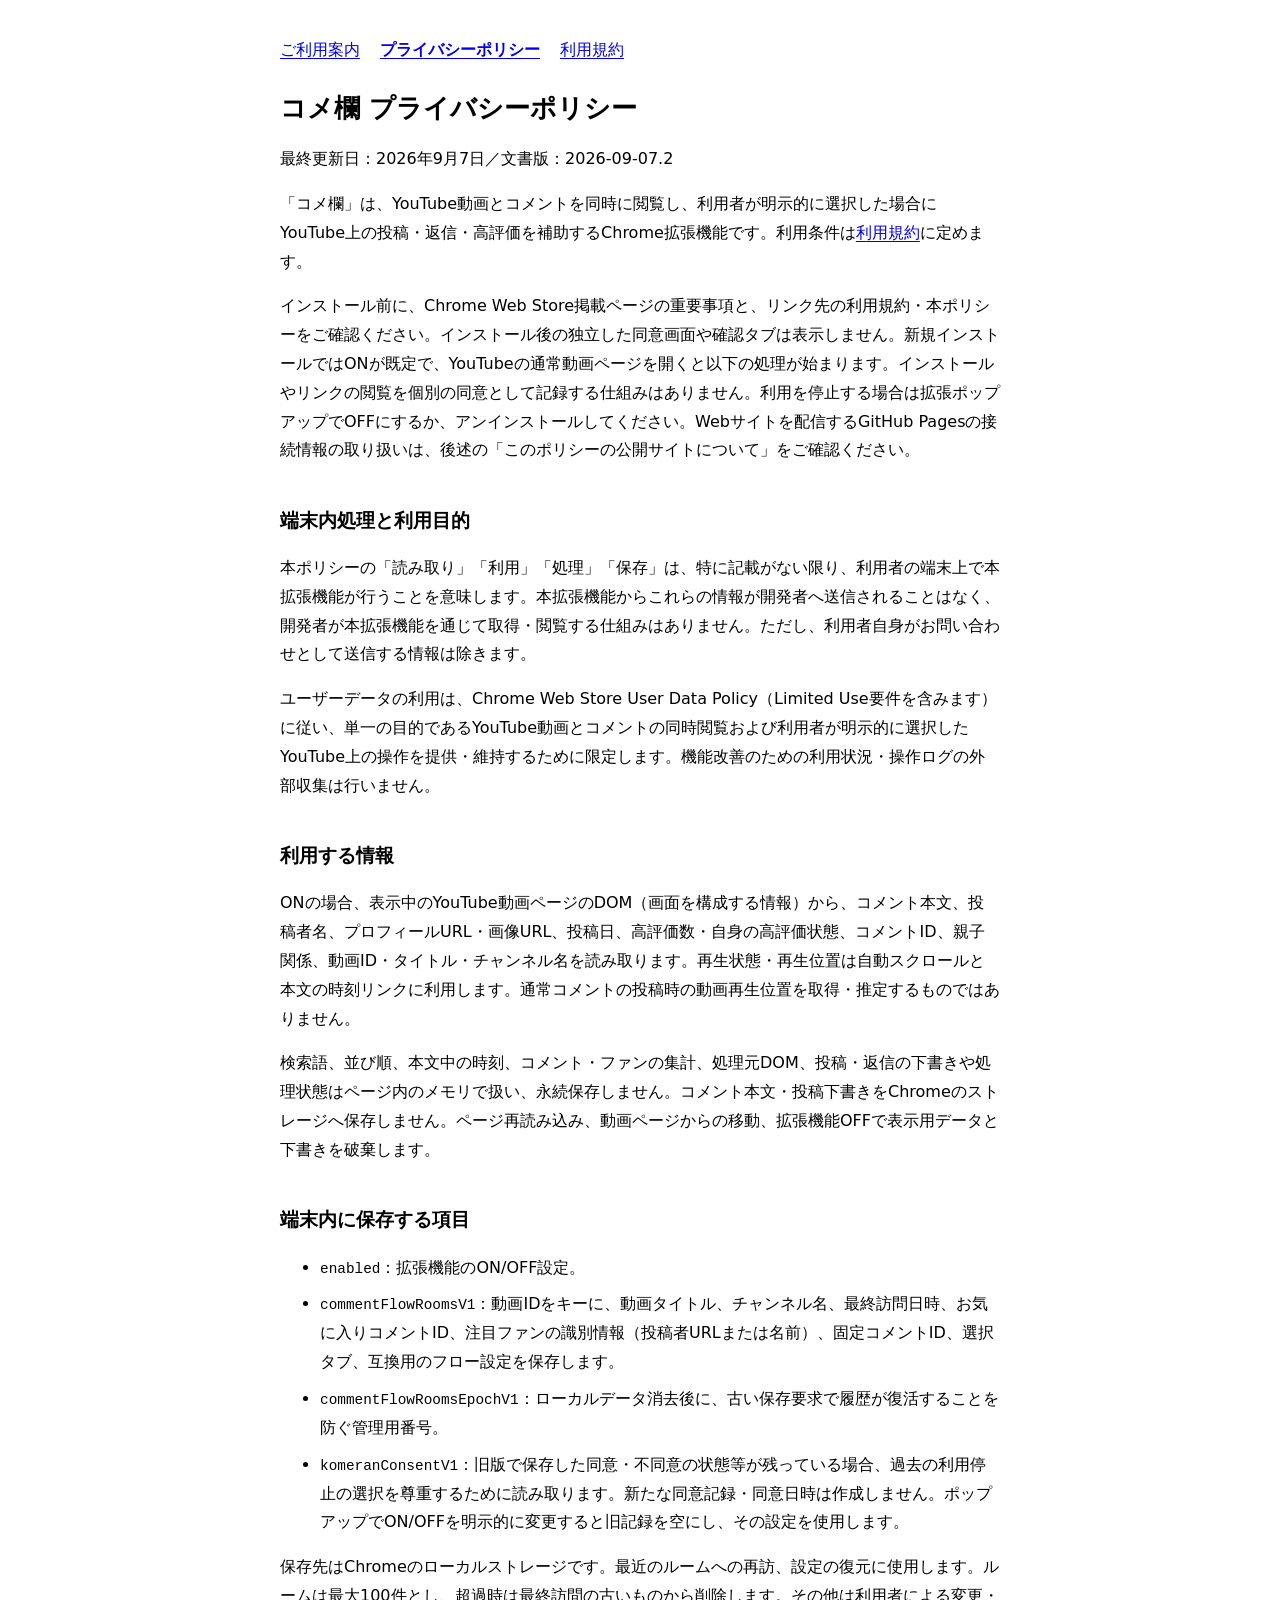
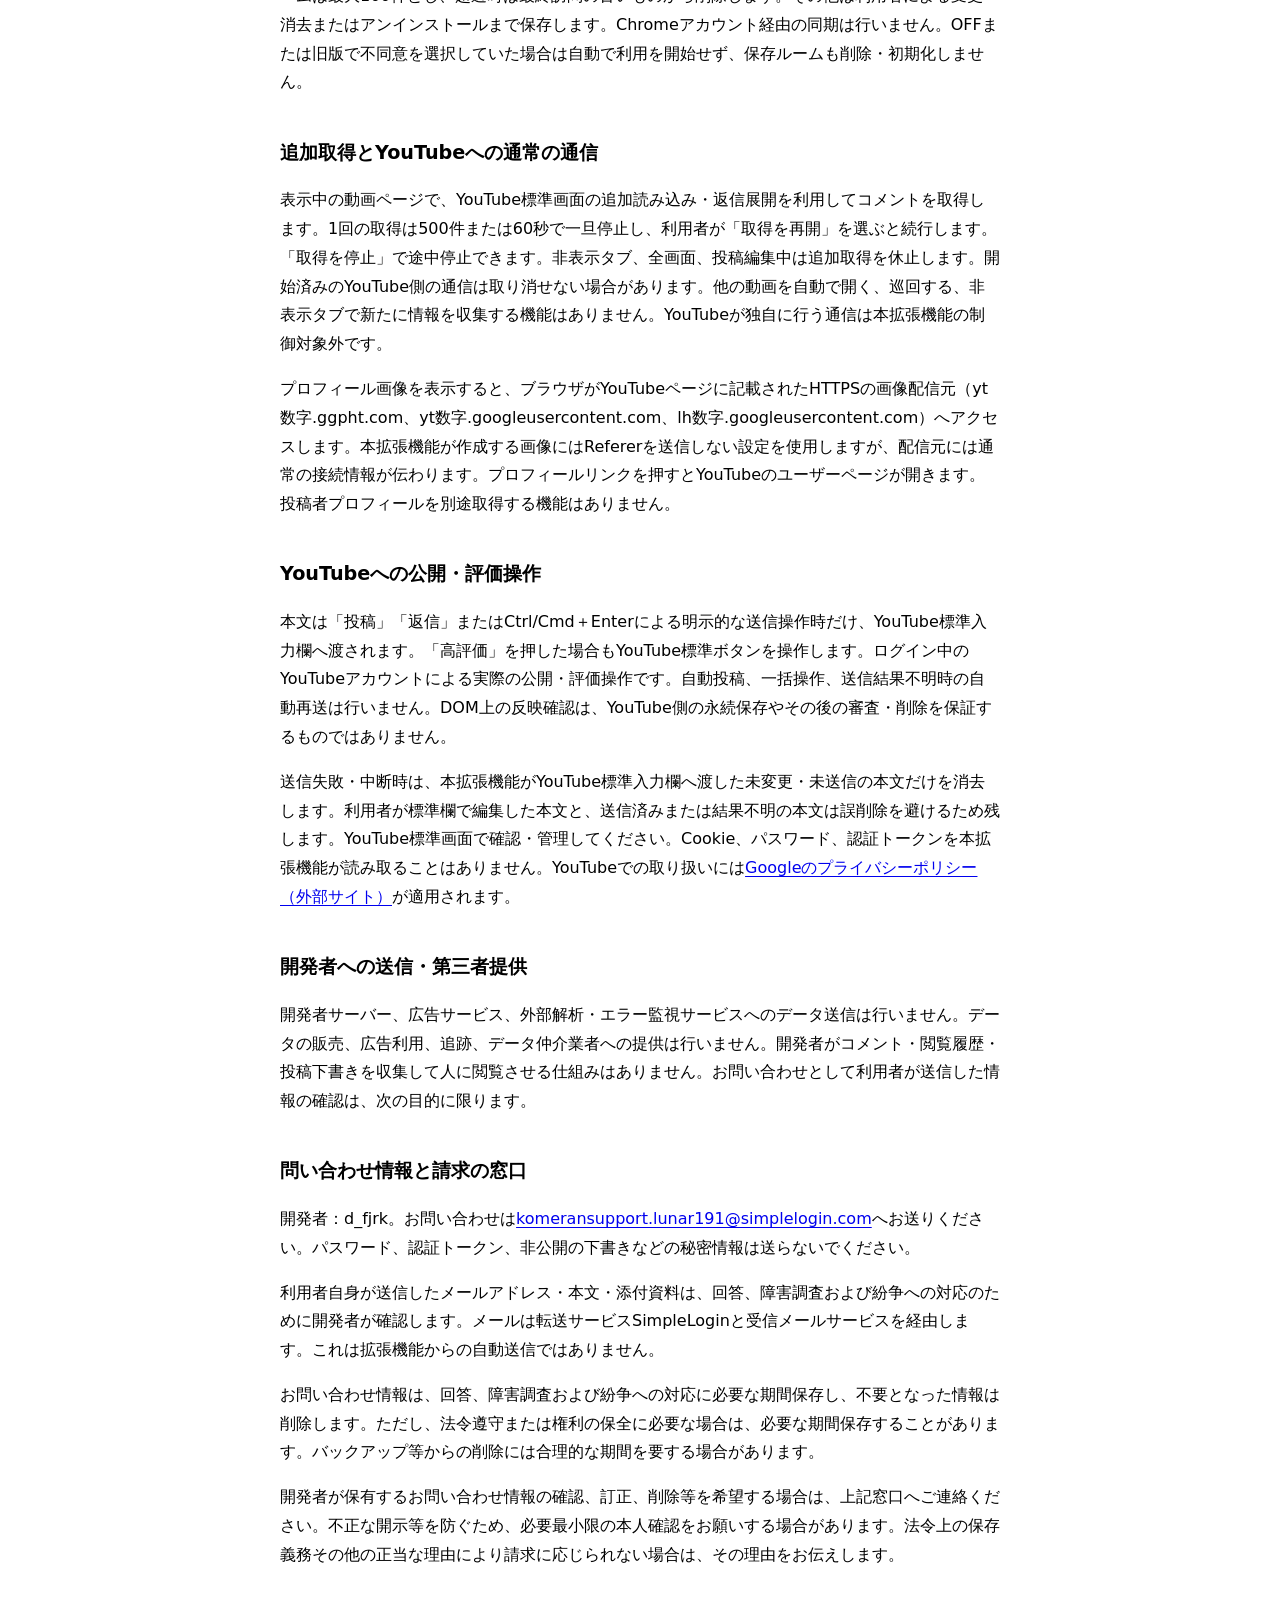
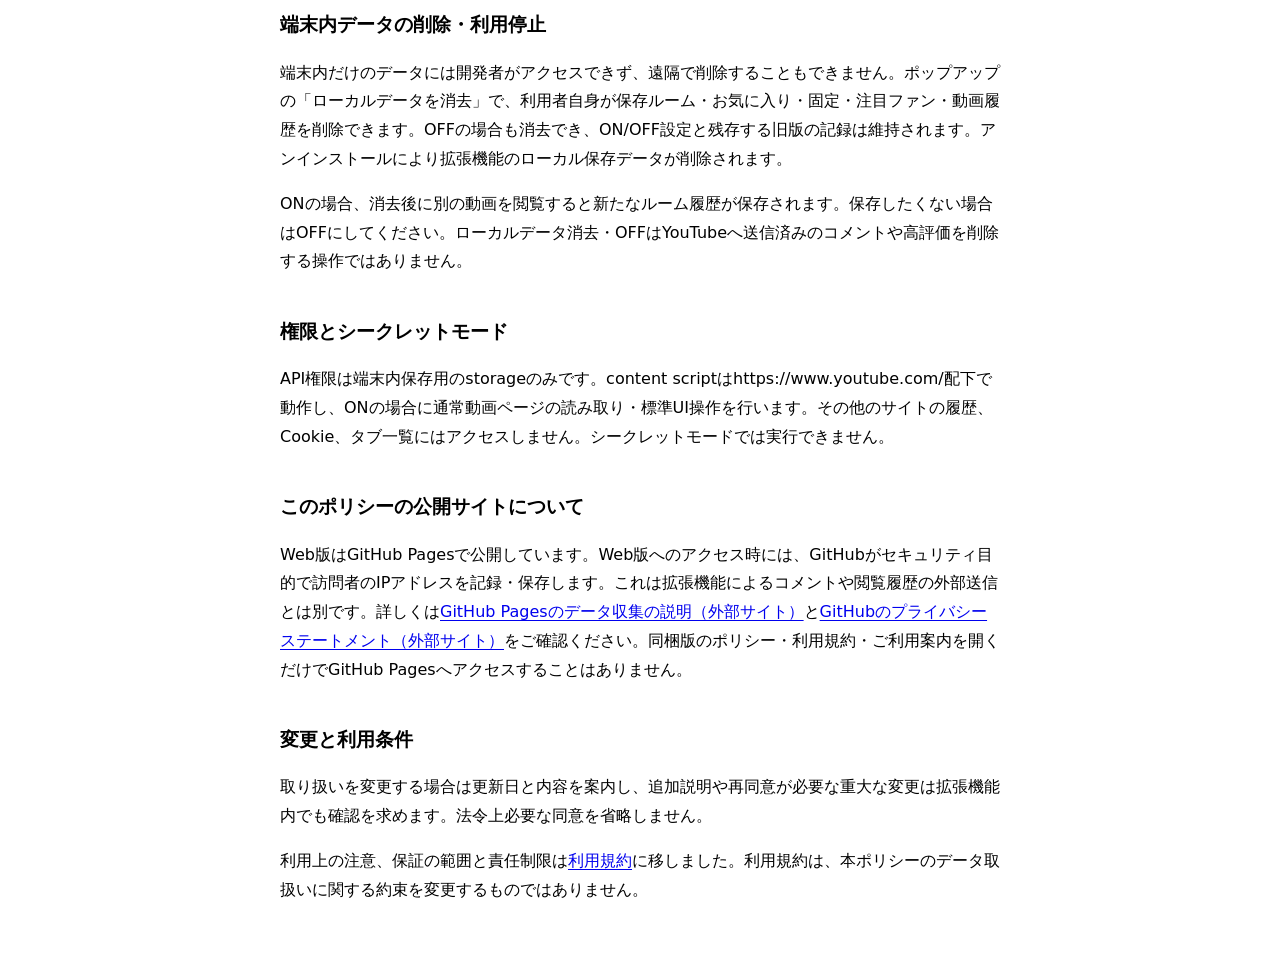
<file: index.html>
<!doctype html>
<html lang="ja">
<head>
  <meta charset="utf-8">
  <meta name="viewport" content="width=device-width, initial-scale=1">
  <title>コメ欄 — プライバシーポリシー</title>
  <link rel="stylesheet" href="privacy.css">
</head>
<body>
  <main>
    <nav aria-label="ポリシーナビゲーション"><a href="install.html">ご利用案内</a><a href="index.html" aria-current="page">プライバシーポリシー</a><a href="terms.html">利用規約</a></nav>
    <h1>コメ欄 <span>プライバシーポリシー</span></h1>
    <p>最終更新日：2026年9月7日／文書版：2026-09-07.2</p>
    <p>「コメ欄」は、YouTube動画とコメントを同時に閲覧し、利用者が明示的に選択した場合にYouTube上の投稿・返信・高評価を補助するChrome拡張機能です。利用条件は<a href="terms.html">利用規約</a>に定めます。</p>
    <p>インストール前に、Chrome Web Store掲載ページの重要事項と、リンク先の利用規約・本ポリシーをご確認ください。インストール後の独立した同意画面や確認タブは表示しません。新規インストールではONが既定で、YouTubeの通常動画ページを開くと以下の処理が始まります。インストールやリンクの閲覧を個別の同意として記録する仕組みはありません。利用を停止する場合は拡張ポップアップでOFFにするか、アンインストールしてください。Webサイトを配信するGitHub Pagesの接続情報の取り扱いは、後述の「このポリシーの公開サイトについて」をご確認ください。</p>
    <h2>端末内処理と利用目的</h2>
    <p>本ポリシーの「読み取り」「利用」「処理」「保存」は、特に記載がない限り、利用者の端末上で本拡張機能が行うことを意味します。本拡張機能からこれらの情報が開発者へ送信されることはなく、開発者が本拡張機能を通じて取得・閲覧する仕組みはありません。ただし、利用者自身がお問い合わせとして送信する情報は除きます。</p>
    <p>ユーザーデータの利用は、Chrome Web Store User Data Policy（Limited Use要件を含みます）に従い、単一の目的であるYouTube動画とコメントの同時閲覧および利用者が明示的に選択したYouTube上の操作を提供・維持するために限定します。機能改善のための利用状況・操作ログの外部収集は行いません。</p>
    <h2>利用する情報</h2>
    <p>ONの場合、表示中のYouTube動画ページのDOM（画面を構成する情報）から、コメント本文、投稿者名、プロフィールURL・画像URL、投稿日、高評価数・自身の高評価状態、コメントID、親子関係、動画ID・タイトル・チャンネル名を読み取ります。再生状態・再生位置は自動スクロールと本文の時刻リンクに利用します。通常コメントの投稿時の動画再生位置を取得・推定するものではありません。</p>
    <p>検索語、並び順、本文中の時刻、コメント・ファンの集計、処理元DOM、投稿・返信の下書きや処理状態はページ内のメモリで扱い、永続保存しません。コメント本文・投稿下書きをChromeのストレージへ保存しません。ページ再読み込み、動画ページからの移動、拡張機能OFFで表示用データと下書きを破棄します。</p>
    <h2>端末内に保存する項目</h2>
    <ul>
      <li><code>enabled</code>：拡張機能のON/OFF設定。</li>
      <li><code>commentFlowRoomsV1</code>：動画IDをキーに、動画タイトル、チャンネル名、最終訪問日時、お気に入りコメントID、注目ファンの識別情報（投稿者URLまたは名前）、固定コメントID、選択タブ、互換用のフロー設定を保存します。</li>
      <li><code>commentFlowRoomsEpochV1</code>：ローカルデータ消去後に、古い保存要求で履歴が復活することを防ぐ管理用番号。</li>
      <li><code>komeranConsentV1</code>：旧版で保存した同意・不同意の状態等が残っている場合、過去の利用停止の選択を尊重するために読み取ります。新たな同意記録・同意日時は作成しません。ポップアップでON/OFFを明示的に変更すると旧記録を空にし、その設定を使用します。</li>
    </ul>
    <p>保存先はChromeのローカルストレージです。最近のルームへの再訪、設定の復元に使用します。ルームは最大100件とし、超過時は最終訪問の古いものから削除します。その他は利用者による変更・消去またはアンインストールまで保存します。Chromeアカウント経由の同期は行いません。OFFまたは旧版で不同意を選択していた場合は自動で利用を開始せず、保存ルームも削除・初期化しません。</p>
    <h2>追加取得とYouTubeへの通常の通信</h2>
    <p>表示中の動画ページで、YouTube標準画面の追加読み込み・返信展開を利用してコメントを取得します。1回の取得は500件または60秒で一旦停止し、利用者が「取得を再開」を選ぶと続行します。「取得を停止」で途中停止できます。非表示タブ、全画面、投稿編集中は追加取得を休止します。開始済みのYouTube側の通信は取り消せない場合があります。他の動画を自動で開く、巡回する、非表示タブで新たに情報を収集する機能はありません。YouTubeが独自に行う通信は本拡張機能の制御対象外です。</p>
    <p>プロフィール画像を表示すると、ブラウザがYouTubeページに記載されたHTTPSの画像配信元（yt数字.ggpht.com、yt数字.googleusercontent.com、lh数字.googleusercontent.com）へアクセスします。本拡張機能が作成する画像にはRefererを送信しない設定を使用しますが、配信元には通常の接続情報が伝わります。プロフィールリンクを押すとYouTubeのユーザーページが開きます。投稿者プロフィールを別途取得する機能はありません。</p>
    <h2>YouTubeへの公開・評価操作</h2>
    <p>本文は「投稿」「返信」またはCtrl/Cmd＋Enterによる明示的な送信操作時だけ、YouTube標準入力欄へ渡されます。「高評価」を押した場合もYouTube標準ボタンを操作します。ログイン中のYouTubeアカウントによる実際の公開・評価操作です。自動投稿、一括操作、送信結果不明時の自動再送は行いません。DOM上の反映確認は、YouTube側の永続保存やその後の審査・削除を保証するものではありません。</p>
    <p>送信失敗・中断時は、本拡張機能がYouTube標準入力欄へ渡した未変更・未送信の本文だけを消去します。利用者が標準欄で編集した本文と、送信済みまたは結果不明の本文は誤削除を避けるため残します。YouTube標準画面で確認・管理してください。Cookie、パスワード、認証トークンを本拡張機能が読み取ることはありません。YouTubeでの取り扱いには<a href="https://policies.google.com/privacy">Googleのプライバシーポリシー（外部サイト）</a>が適用されます。</p>
    <h2>開発者への送信・第三者提供</h2>
    <p>開発者サーバー、広告サービス、外部解析・エラー監視サービスへのデータ送信は行いません。データの販売、広告利用、追跡、データ仲介業者への提供は行いません。開発者がコメント・閲覧履歴・投稿下書きを収集して人に閲覧させる仕組みはありません。お問い合わせとして利用者が送信した情報の確認は、次の目的に限ります。</p>
    <h2 id="contact">問い合わせ情報と請求の窓口</h2>
    <p>開発者：d_fjrk。お問い合わせは<a href="mailto:komeransupport.lunar191@simplelogin.com">komeransupport.lunar191@simplelogin.com</a>へお送りください。パスワード、認証トークン、非公開の下書きなどの秘密情報は送らないでください。</p>
    <p>利用者自身が送信したメールアドレス・本文・添付資料は、回答、障害調査および紛争への対応のために開発者が確認します。メールは転送サービスSimpleLoginと受信メールサービスを経由します。これは拡張機能からの自動送信ではありません。</p>
    <p>お問い合わせ情報は、回答、障害調査および紛争への対応に必要な期間保存し、不要となった情報は削除します。ただし、法令遵守または権利の保全に必要な場合は、必要な期間保存することがあります。バックアップ等からの削除には合理的な期間を要する場合があります。</p>
    <p>開発者が保有するお問い合わせ情報の確認、訂正、削除等を希望する場合は、上記窓口へご連絡ください。不正な開示等を防ぐため、必要最小限の本人確認をお願いする場合があります。法令上の保存義務その他の正当な理由により請求に応じられない場合は、その理由をお伝えします。</p>
    <h2>端末内データの削除・利用停止</h2>
    <p>端末内だけのデータには開発者がアクセスできず、遠隔で削除することもできません。ポップアップの「ローカルデータを消去」で、利用者自身が保存ルーム・お気に入り・固定・注目ファン・動画履歴を削除できます。OFFの場合も消去でき、ON/OFF設定と残存する旧版の記録は維持されます。アンインストールにより拡張機能のローカル保存データが削除されます。</p>
    <p>ONの場合、消去後に別の動画を閲覧すると新たなルーム履歴が保存されます。保存したくない場合はOFFにしてください。ローカルデータ消去・OFFはYouTubeへ送信済みのコメントや高評価を削除する操作ではありません。</p>
    <h2>権限とシークレットモード</h2>
    <p>API権限は端末内保存用のstorageのみです。content scriptはhttps://www.youtube.com/配下で動作し、ONの場合に通常動画ページの読み取り・標準UI操作を行います。その他のサイトの履歴、Cookie、タブ一覧にはアクセスしません。シークレットモードでは実行できません。</p>
    <h2>このポリシーの公開サイトについて</h2>
    <p>Web版はGitHub Pagesで公開しています。Web版へのアクセス時には、GitHubがセキュリティ目的で訪問者のIPアドレスを記録・保存します。これは拡張機能によるコメントや閲覧履歴の外部送信とは別です。詳しくは<a href="https://docs.github.com/en/pages/getting-started-with-github-pages/what-is-github-pages#data-collection">GitHub Pagesのデータ収集の説明（外部サイト）</a>と<a href="https://docs.github.com/en/site-policy/privacy-policies/github-general-privacy-statement">GitHubのプライバシーステートメント（外部サイト）</a>をご確認ください。同梱版のポリシー・利用規約・ご利用案内を開くだけでGitHub Pagesへアクセスすることはありません。</p>
    <h2>変更と利用条件</h2>
    <p>取り扱いを変更する場合は更新日と内容を案内し、追加説明や再同意が必要な重大な変更は拡張機能内でも確認を求めます。法令上必要な同意を省略しません。</p>
    <p id="disclaimer">利用上の注意、保証の範囲と責任制限は<a href="terms.html">利用規約</a>に移しました。利用規約は、本ポリシーのデータ取扱いに関する約束を変更するものではありません。</p>
  </main>
</body>
</html>
</file>
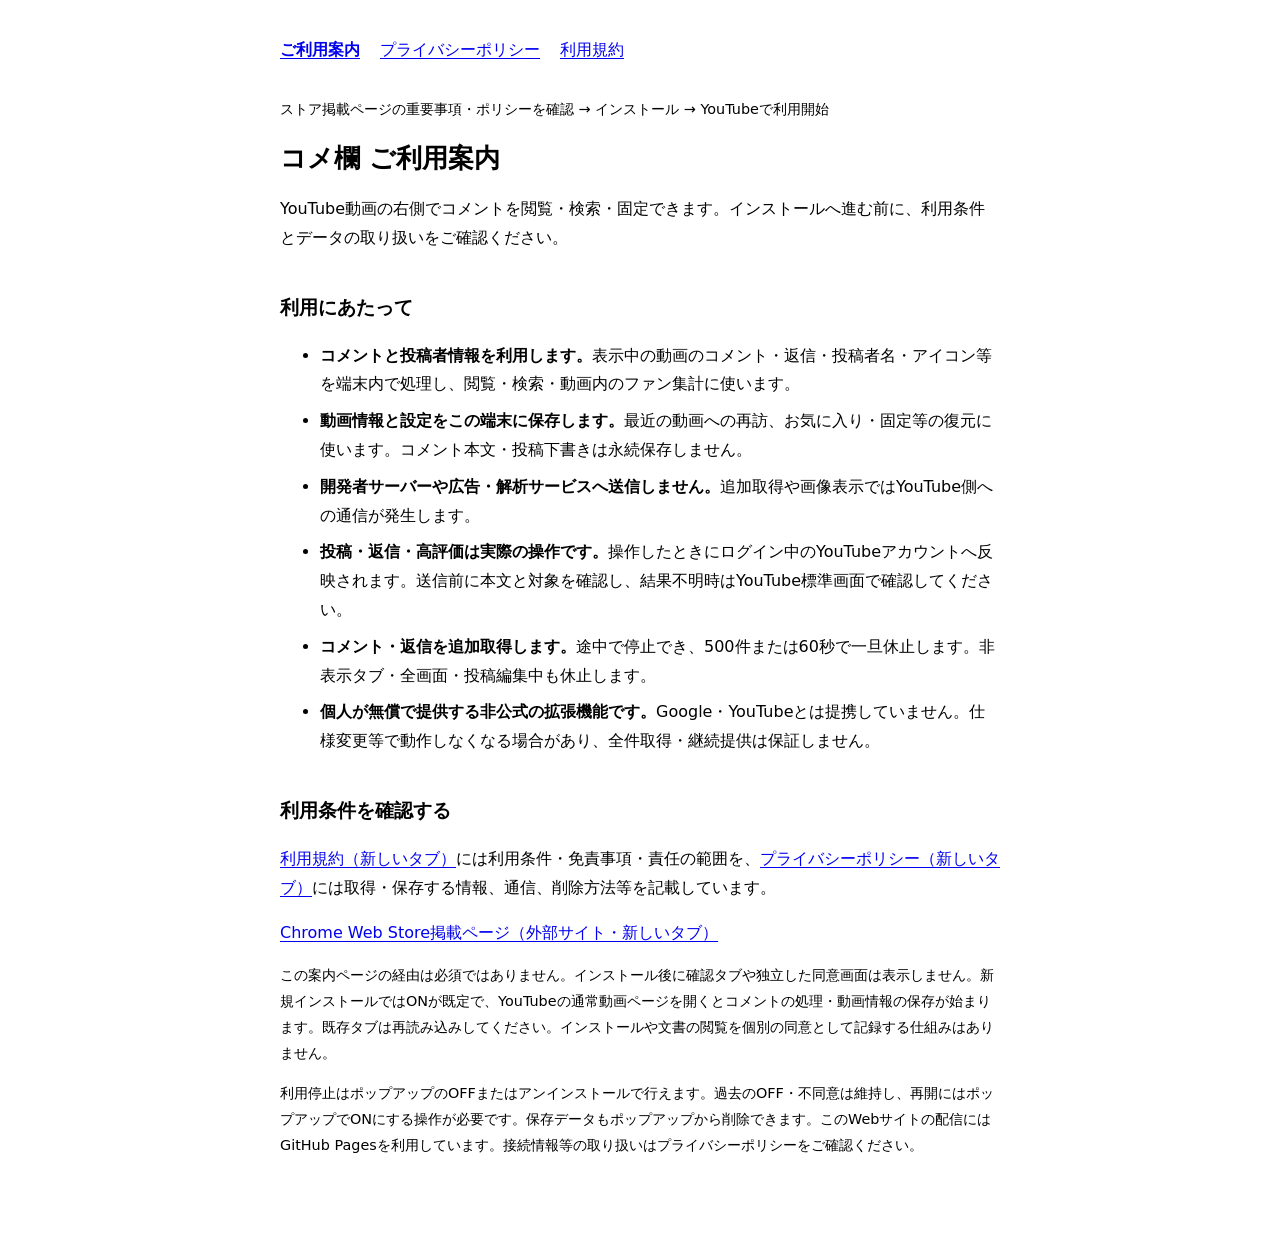
<file: install.html>
<!doctype html>
<html lang="ja">
<head>
  <meta charset="utf-8">
  <meta name="viewport" content="width=device-width, initial-scale=1">
  <meta name="referrer" content="no-referrer">
  <meta name="description" content="コメ欄のインストール前に、利用条件とデータの取り扱いをご確認ください。">
  <title>コメ欄 — ご利用案内</title>
  <link rel="stylesheet" href="privacy.css">
</head>
<body>
  <main class="install-guide">
    <nav aria-label="ポリシーナビゲーション"><a href="install.html" aria-current="page">ご利用案内</a><a href="index.html">プライバシーポリシー</a><a href="terms.html">利用規約</a></nav>
    <p class="install-step">ストア掲載ページの重要事項・ポリシーを確認 → インストール → YouTubeで利用開始</p>
    <h1>コメ欄 <span>ご利用案内</span></h1>
    <p>YouTube動画の右側でコメントを閲覧・検索・固定できます。インストールへ進む前に、利用条件とデータの取り扱いをご確認ください。</p>
    <section aria-labelledby="install-summary">
      <h2 id="install-summary">利用にあたって</h2>
      <ul>
        <li><strong>コメントと投稿者情報を利用します。</strong>表示中の動画のコメント・返信・投稿者名・アイコン等を端末内で処理し、閲覧・検索・動画内のファン集計に使います。</li>
        <li><strong>動画情報と設定をこの端末に保存します。</strong>最近の動画への再訪、お気に入り・固定等の復元に使います。コメント本文・投稿下書きは永続保存しません。</li>
        <li><strong>開発者サーバーや広告・解析サービスへ送信しません。</strong>追加取得や画像表示ではYouTube側への通信が発生します。</li>
        <li><strong>投稿・返信・高評価は実際の操作です。</strong>操作したときにログイン中のYouTubeアカウントへ反映されます。送信前に本文と対象を確認し、結果不明時はYouTube標準画面で確認してください。</li>
        <li><strong>コメント・返信を追加取得します。</strong>途中で停止でき、500件または60秒で一旦休止します。非表示タブ・全画面・投稿編集中も休止します。</li>
        <li><strong>個人が無償で提供する非公式の拡張機能です。</strong>Google・YouTubeとは提携していません。仕様変更等で動作しなくなる場合があり、全件取得・継続提供は保証しません。</li>
      </ul>
    </section>
    <section aria-labelledby="install-documents">
      <h2 id="install-documents">利用条件を確認する</h2>
      <p><a href="terms.html" target="_blank" rel="noopener noreferrer">利用規約（新しいタブ）</a>には利用条件・免責事項・責任の範囲を、<a href="index.html" target="_blank" rel="noopener noreferrer">プライバシーポリシー（新しいタブ）</a>には取得・保存する情報、通信、削除方法等を記載しています。</p>
      <p><a href="https://chromewebstore.google.com/detail/dikidlfpilenajoidfhkeenpoeonjfko" target="_blank" rel="noopener noreferrer">Chrome Web Store掲載ページ（外部サイト・新しいタブ）</a></p>
      <p class="install-note">この案内ページの経由は必須ではありません。インストール後に確認タブや独立した同意画面は表示しません。新規インストールではONが既定で、YouTubeの通常動画ページを開くとコメントの処理・動画情報の保存が始まります。既存タブは再読み込みしてください。インストールや文書の閲覧を個別の同意として記録する仕組みはありません。</p>
      <p class="install-note">利用停止はポップアップのOFFまたはアンインストールで行えます。過去のOFF・不同意は維持し、再開にはポップアップでONにする操作が必要です。保存データもポップアップから削除できます。このWebサイトの配信にはGitHub Pagesを利用しています。接続情報等の取り扱いはプライバシーポリシーをご確認ください。</p>
    </section>
  </main>
</body>
</html>
</file>
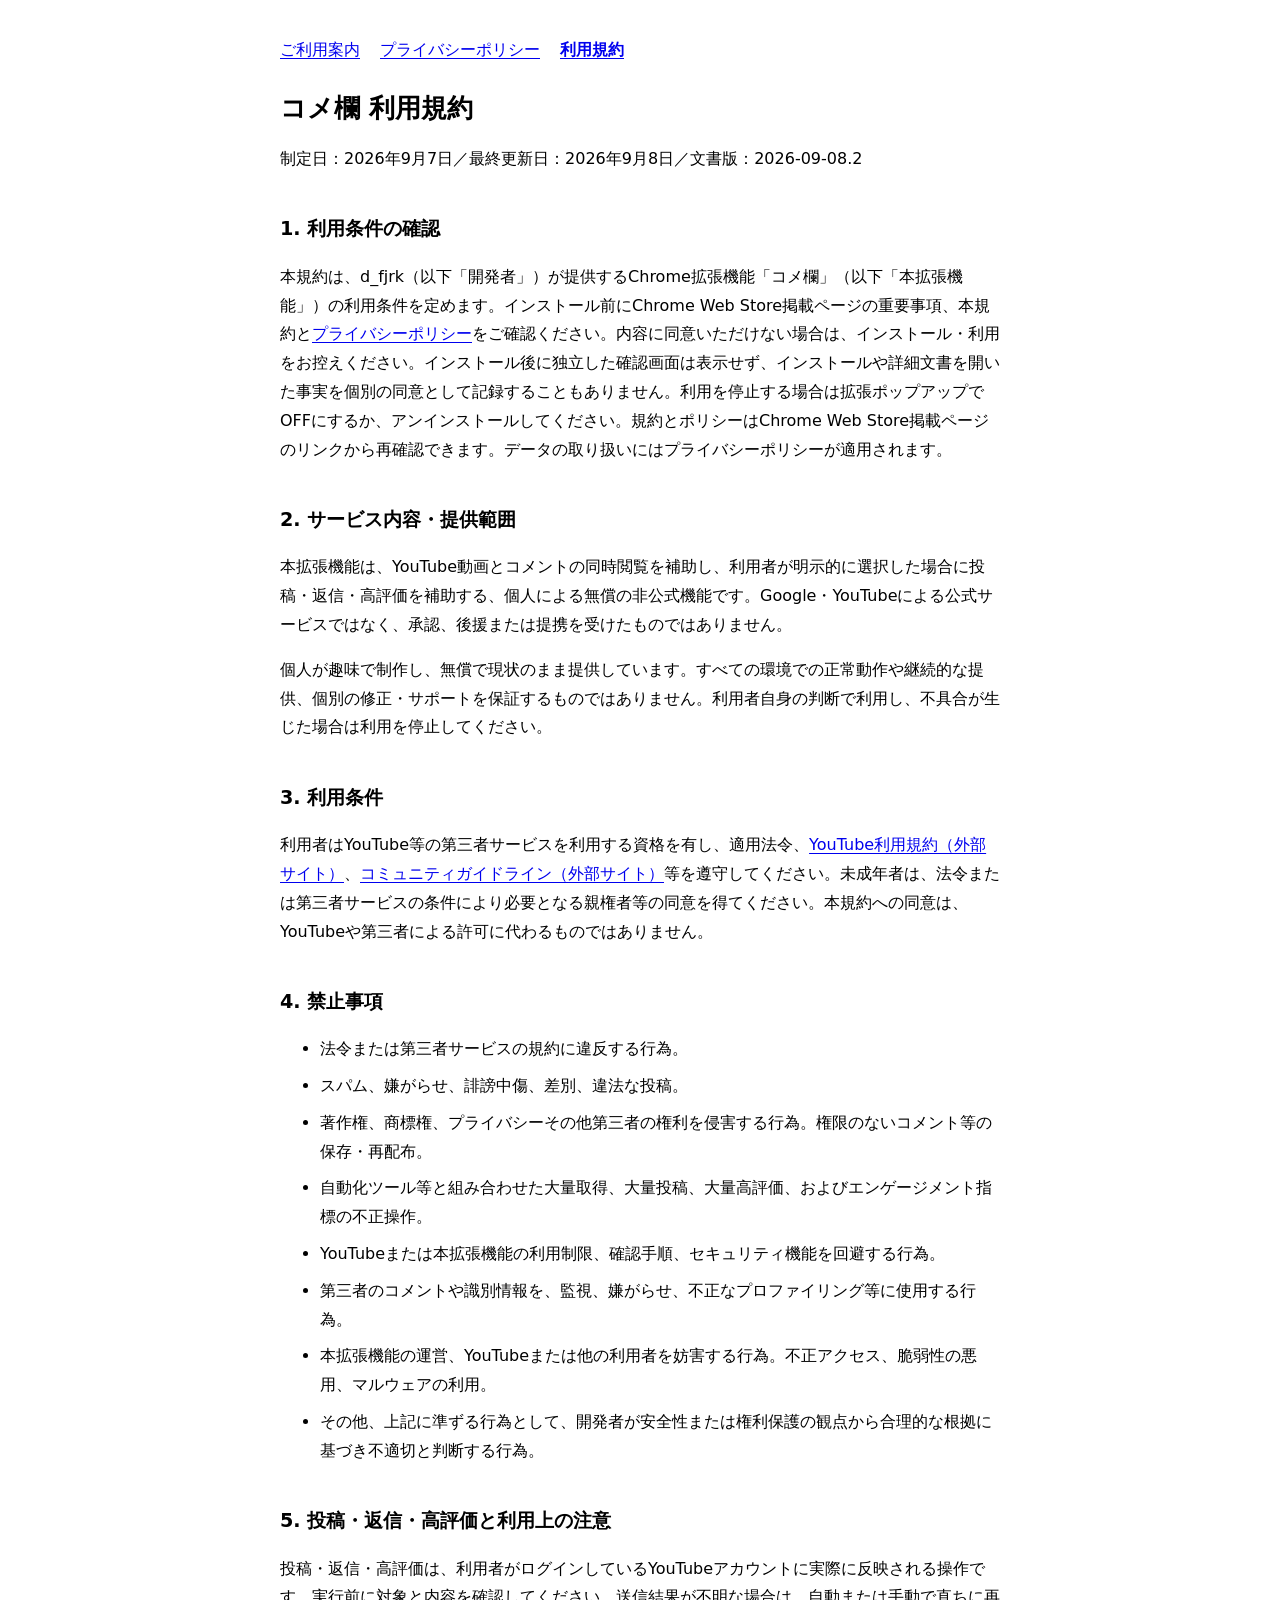
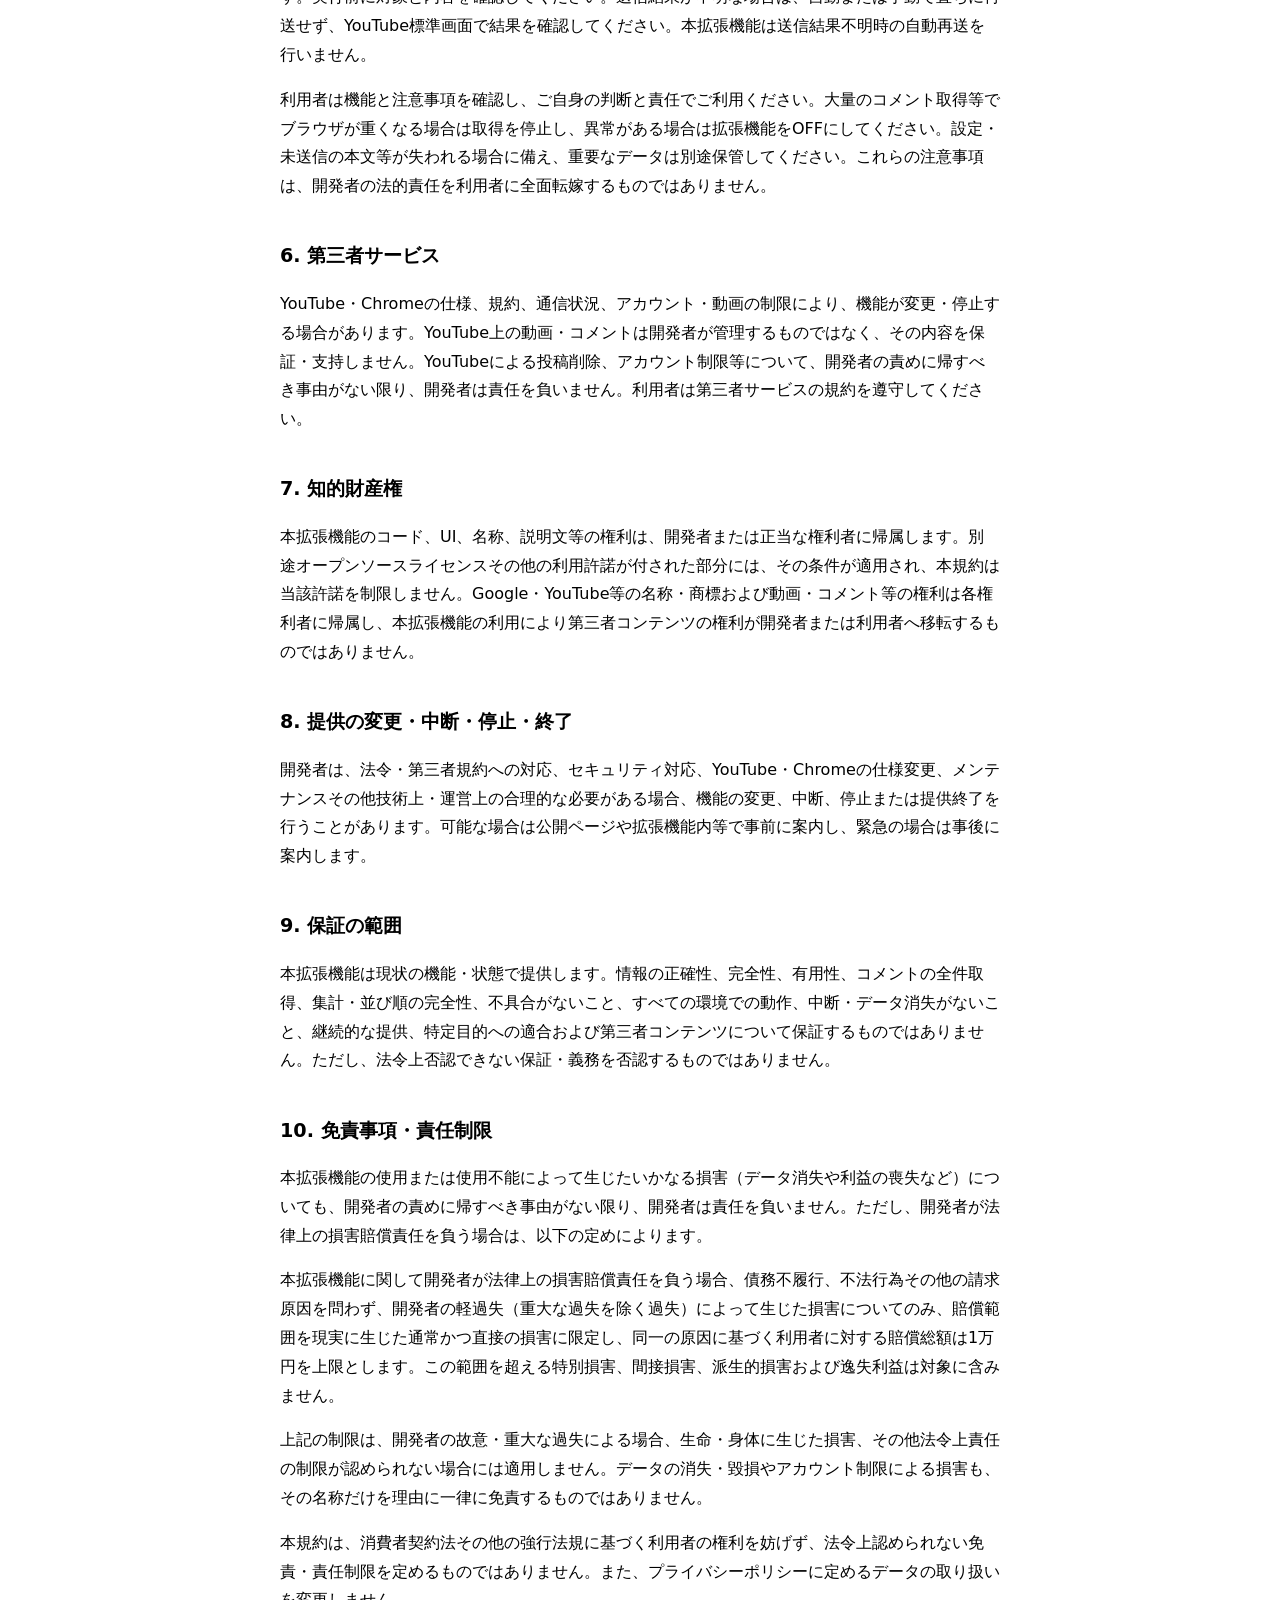
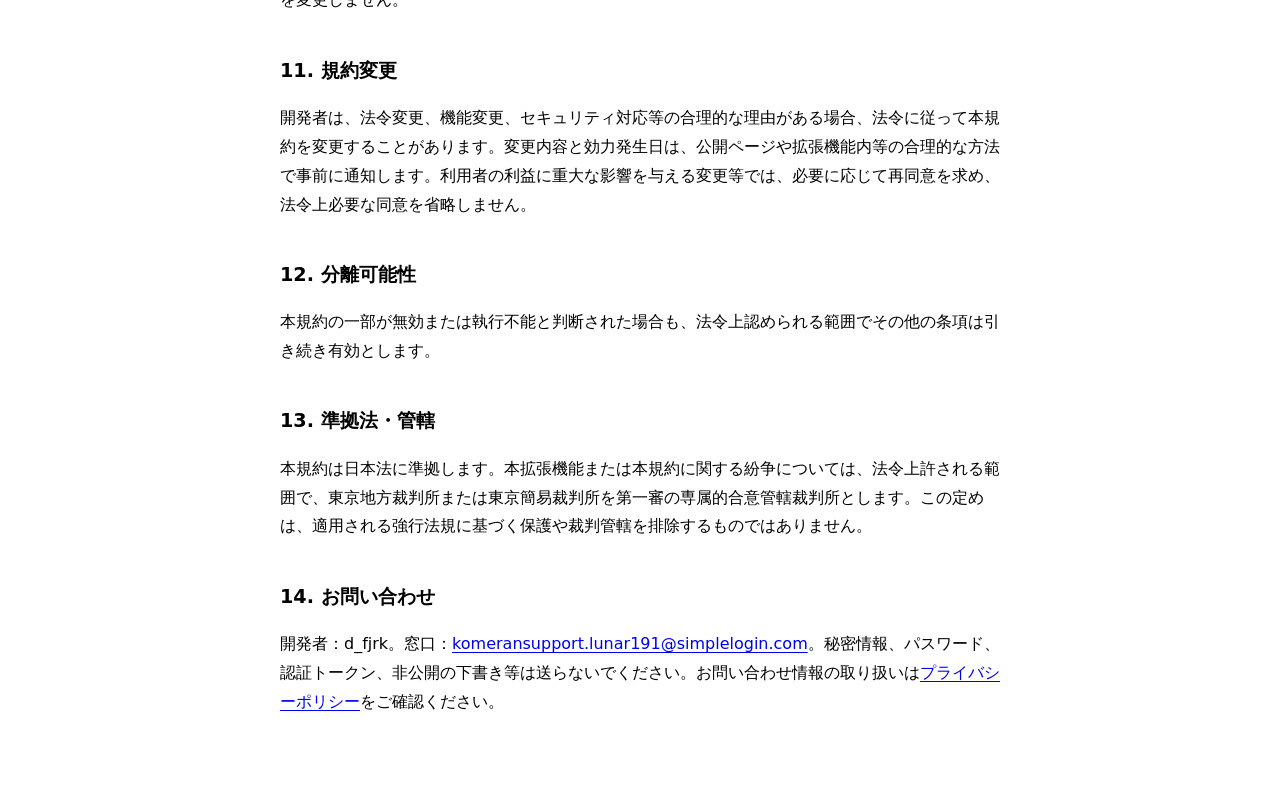
<file: terms.html>
<!doctype html>
<html lang="ja">
<head>
  <meta charset="utf-8">
  <meta name="viewport" content="width=device-width, initial-scale=1">
  <title>コメ欄 — 利用規約</title>
  <link rel="stylesheet" href="privacy.css">
</head>
<body>
  <main>
    <nav aria-label="ポリシーナビゲーション"><a href="install.html">ご利用案内</a><a href="index.html">プライバシーポリシー</a><a href="terms.html" aria-current="page">利用規約</a></nav>
    <h1>コメ欄 利用規約</h1>
    <p>制定日：2026年9月7日／最終更新日：2026年9月8日／文書版：2026-09-08.2</p>
    <h2>1. 利用条件の確認</h2>
    <p>本規約は、d_fjrk（以下「開発者」）が提供するChrome拡張機能「コメ欄」（以下「本拡張機能」）の利用条件を定めます。インストール前にChrome Web Store掲載ページの重要事項、本規約と<a href="index.html">プライバシーポリシー</a>をご確認ください。内容に同意いただけない場合は、インストール・利用をお控えください。インストール後に独立した確認画面は表示せず、インストールや詳細文書を開いた事実を個別の同意として記録することもありません。利用を停止する場合は拡張ポップアップでOFFにするか、アンインストールしてください。規約とポリシーはChrome Web Store掲載ページのリンクから再確認できます。データの取り扱いにはプライバシーポリシーが適用されます。</p>
    <h2>2. サービス内容・提供範囲</h2>
    <p>本拡張機能は、YouTube動画とコメントの同時閲覧を補助し、利用者が明示的に選択した場合に投稿・返信・高評価を補助する、個人による無償の非公式機能です。Google・YouTubeによる公式サービスではなく、承認、後援または提携を受けたものではありません。</p>
    <p>個人が趣味で制作し、無償で現状のまま提供しています。すべての環境での正常動作や継続的な提供、個別の修正・サポートを保証するものではありません。利用者自身の判断で利用し、不具合が生じた場合は利用を停止してください。</p>
    <h2>3. 利用条件</h2>
    <p>利用者はYouTube等の第三者サービスを利用する資格を有し、適用法令、<a href="https://www.youtube.com/static?template=terms">YouTube利用規約（外部サイト）</a>、<a href="https://www.youtube.com/howyoutubeworks/policies/community-guidelines/">コミュニティガイドライン（外部サイト）</a>等を遵守してください。未成年者は、法令または第三者サービスの条件により必要となる親権者等の同意を得てください。本規約への同意は、YouTubeや第三者による許可に代わるものではありません。</p>
    <h2>4. 禁止事項</h2>
    <ul>
      <li>法令または第三者サービスの規約に違反する行為。</li>
      <li>スパム、嫌がらせ、誹謗中傷、差別、違法な投稿。</li>
      <li>著作権、商標権、プライバシーその他第三者の権利を侵害する行為。権限のないコメント等の保存・再配布。</li>
      <li>自動化ツール等と組み合わせた大量取得、大量投稿、大量高評価、およびエンゲージメント指標の不正操作。</li>
      <li>YouTubeまたは本拡張機能の利用制限、確認手順、セキュリティ機能を回避する行為。</li>
      <li>第三者のコメントや識別情報を、監視、嫌がらせ、不正なプロファイリング等に使用する行為。</li>
      <li>本拡張機能の運営、YouTubeまたは他の利用者を妨害する行為。不正アクセス、脆弱性の悪用、マルウェアの利用。</li>
      <li>その他、上記に準ずる行為として、開発者が安全性または権利保護の観点から合理的な根拠に基づき不適切と判断する行為。</li>
    </ul>
    <h2>5. 投稿・返信・高評価と利用上の注意</h2>
    <p>投稿・返信・高評価は、利用者がログインしているYouTubeアカウントに実際に反映される操作です。実行前に対象と内容を確認してください。送信結果が不明な場合は、自動または手動で直ちに再送せず、YouTube標準画面で結果を確認してください。本拡張機能は送信結果不明時の自動再送を行いません。</p>
    <p>利用者は機能と注意事項を確認し、ご自身の判断と責任でご利用ください。大量のコメント取得等でブラウザが重くなる場合は取得を停止し、異常がある場合は拡張機能をOFFにしてください。設定・未送信の本文等が失われる場合に備え、重要なデータは別途保管してください。これらの注意事項は、開発者の法的責任を利用者に全面転嫁するものではありません。</p>
    <h2>6. 第三者サービス</h2>
    <p>YouTube・Chromeの仕様、規約、通信状況、アカウント・動画の制限により、機能が変更・停止する場合があります。YouTube上の動画・コメントは開発者が管理するものではなく、その内容を保証・支持しません。YouTubeによる投稿削除、アカウント制限等について、開発者の責めに帰すべき事由がない限り、開発者は責任を負いません。利用者は第三者サービスの規約を遵守してください。</p>
    <h2>7. 知的財産権</h2>
    <p>本拡張機能のコード、UI、名称、説明文等の権利は、開発者または正当な権利者に帰属します。別途オープンソースライセンスその他の利用許諾が付された部分には、その条件が適用され、本規約は当該許諾を制限しません。Google・YouTube等の名称・商標および動画・コメント等の権利は各権利者に帰属し、本拡張機能の利用により第三者コンテンツの権利が開発者または利用者へ移転するものではありません。</p>
    <h2>8. 提供の変更・中断・停止・終了</h2>
    <p>開発者は、法令・第三者規約への対応、セキュリティ対応、YouTube・Chromeの仕様変更、メンテナンスその他技術上・運営上の合理的な必要がある場合、機能の変更、中断、停止または提供終了を行うことがあります。可能な場合は公開ページや拡張機能内等で事前に案内し、緊急の場合は事後に案内します。</p>
    <h2>9. 保証の範囲</h2>
    <p>本拡張機能は現状の機能・状態で提供します。情報の正確性、完全性、有用性、コメントの全件取得、集計・並び順の完全性、不具合がないこと、すべての環境での動作、中断・データ消失がないこと、継続的な提供、特定目的への適合および第三者コンテンツについて保証するものではありません。ただし、法令上否認できない保証・義務を否認するものではありません。</p>
    <h2 id="liability">10. 免責事項・責任制限</h2>
    <p>本拡張機能の使用または使用不能によって生じたいかなる損害（データ消失や利益の喪失など）についても、開発者の責めに帰すべき事由がない限り、開発者は責任を負いません。ただし、開発者が法律上の損害賠償責任を負う場合は、以下の定めによります。</p>
    <p>本拡張機能に関して開発者が法律上の損害賠償責任を負う場合、債務不履行、不法行為その他の請求原因を問わず、開発者の軽過失（重大な過失を除く過失）によって生じた損害についてのみ、賠償範囲を現実に生じた通常かつ直接の損害に限定し、同一の原因に基づく利用者に対する賠償総額は1万円を上限とします。この範囲を超える特別損害、間接損害、派生的損害および逸失利益は対象に含みません。</p>
    <p>上記の制限は、開発者の故意・重大な過失による場合、生命・身体に生じた損害、その他法令上責任の制限が認められない場合には適用しません。データの消失・毀損やアカウント制限による損害も、その名称だけを理由に一律に免責するものではありません。</p>
    <p>本規約は、消費者契約法その他の強行法規に基づく利用者の権利を妨げず、法令上認められない免責・責任制限を定めるものではありません。また、プライバシーポリシーに定めるデータの取り扱いを変更しません。</p>
    <h2>11. 規約変更</h2>
    <p>開発者は、法令変更、機能変更、セキュリティ対応等の合理的な理由がある場合、法令に従って本規約を変更することがあります。変更内容と効力発生日は、公開ページや拡張機能内等の合理的な方法で事前に通知します。利用者の利益に重大な影響を与える変更等では、必要に応じて再同意を求め、法令上必要な同意を省略しません。</p>
    <h2>12. 分離可能性</h2>
    <p>本規約の一部が無効または執行不能と判断された場合も、法令上認められる範囲でその他の条項は引き続き有効とします。</p>
    <h2>13. 準拠法・管轄</h2>
    <p>本規約は日本法に準拠します。本拡張機能または本規約に関する紛争については、法令上許される範囲で、東京地方裁判所または東京簡易裁判所を第一審の専属的合意管轄裁判所とします。この定めは、適用される強行法規に基づく保護や裁判管轄を排除するものではありません。</p>
    <h2 id="contact">14. お問い合わせ</h2>
    <p>開発者：d_fjrk。窓口：<a href="mailto:komeransupport.lunar191@simplelogin.com">komeransupport.lunar191@simplelogin.com</a>。秘密情報、パスワード、認証トークン、非公開の下書き等は送らないでください。お問い合わせ情報の取り扱いは<a href="index.html#contact">プライバシーポリシー</a>をご確認ください。</p>
  </main>
</body>
</html>
</file>
<file: privacy.css>
:root { color-scheme: light dark; font: 16px/1.8 system-ui, sans-serif; }
body { margin: 0; background: Canvas; color: CanvasText; }
main { max-width: 760px; margin: auto; padding: 28px 20px 60px; overflow-wrap: anywhere; }
h1 { font-size: 1.65rem; line-height: 1.4; }
h1 span { display: inline-block; }
h2 { margin-top: 2em; font-size: 1.2rem; }
* { box-sizing: border-box; }
nav { display: flex; flex-wrap: wrap; gap: 8px 20px; padding-block: 8px; }
nav a[aria-current="page"] { font-weight: 700; }
a { color: LinkText; text-underline-offset: 0.2em; }
a:focus-visible, button:focus-visible, input:focus-visible { outline: 3px solid Highlight; outline-offset: 3px; }
h3 { font-size: 1.05rem; margin-top: 1.5em; }
li { margin-block: 0.5em; }
code { font-size: 0.9em; overflow-wrap: anywhere; }
.install-step { font-size: 0.9rem; margin-top: 24px; }
.install-note { font-size: 0.9rem; }
@media (max-width: 400px) { main { padding: 20px 16px 40px; } h1 { font-size: 1.45rem; } }
</file>
